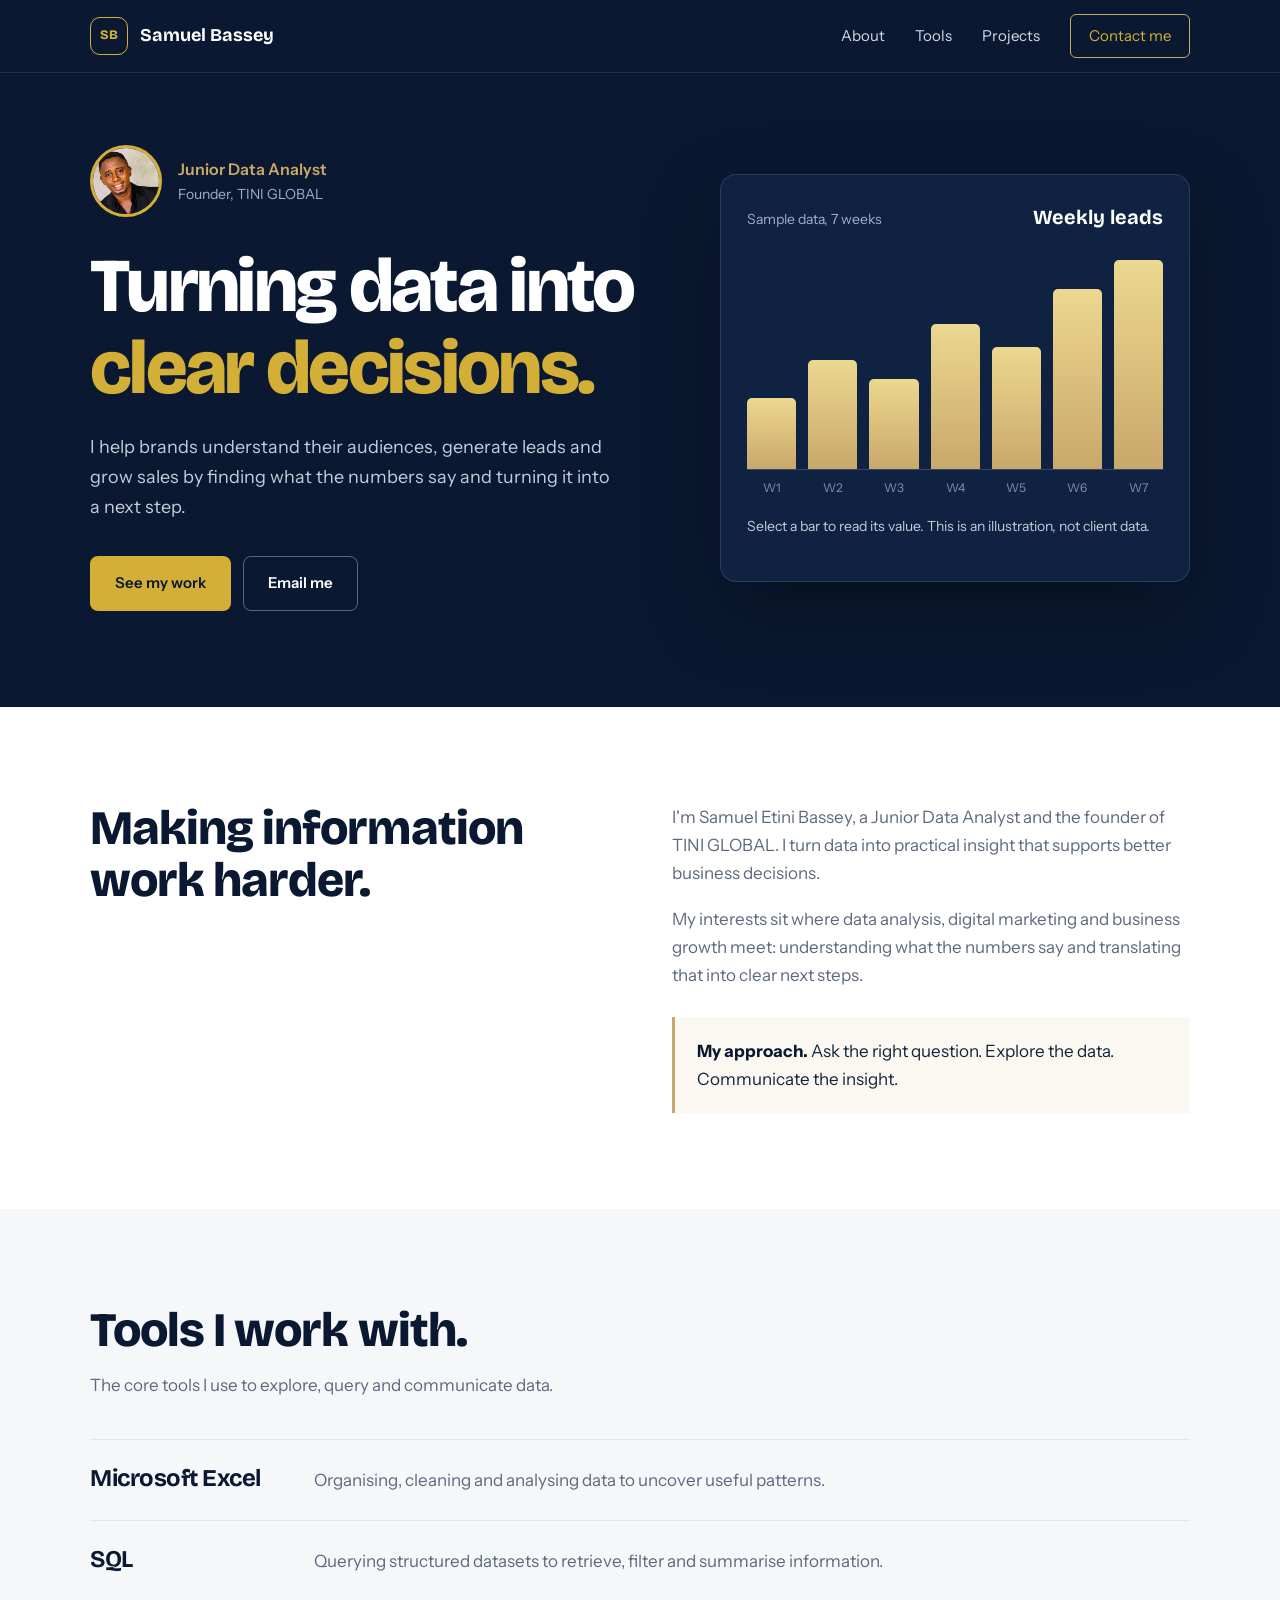
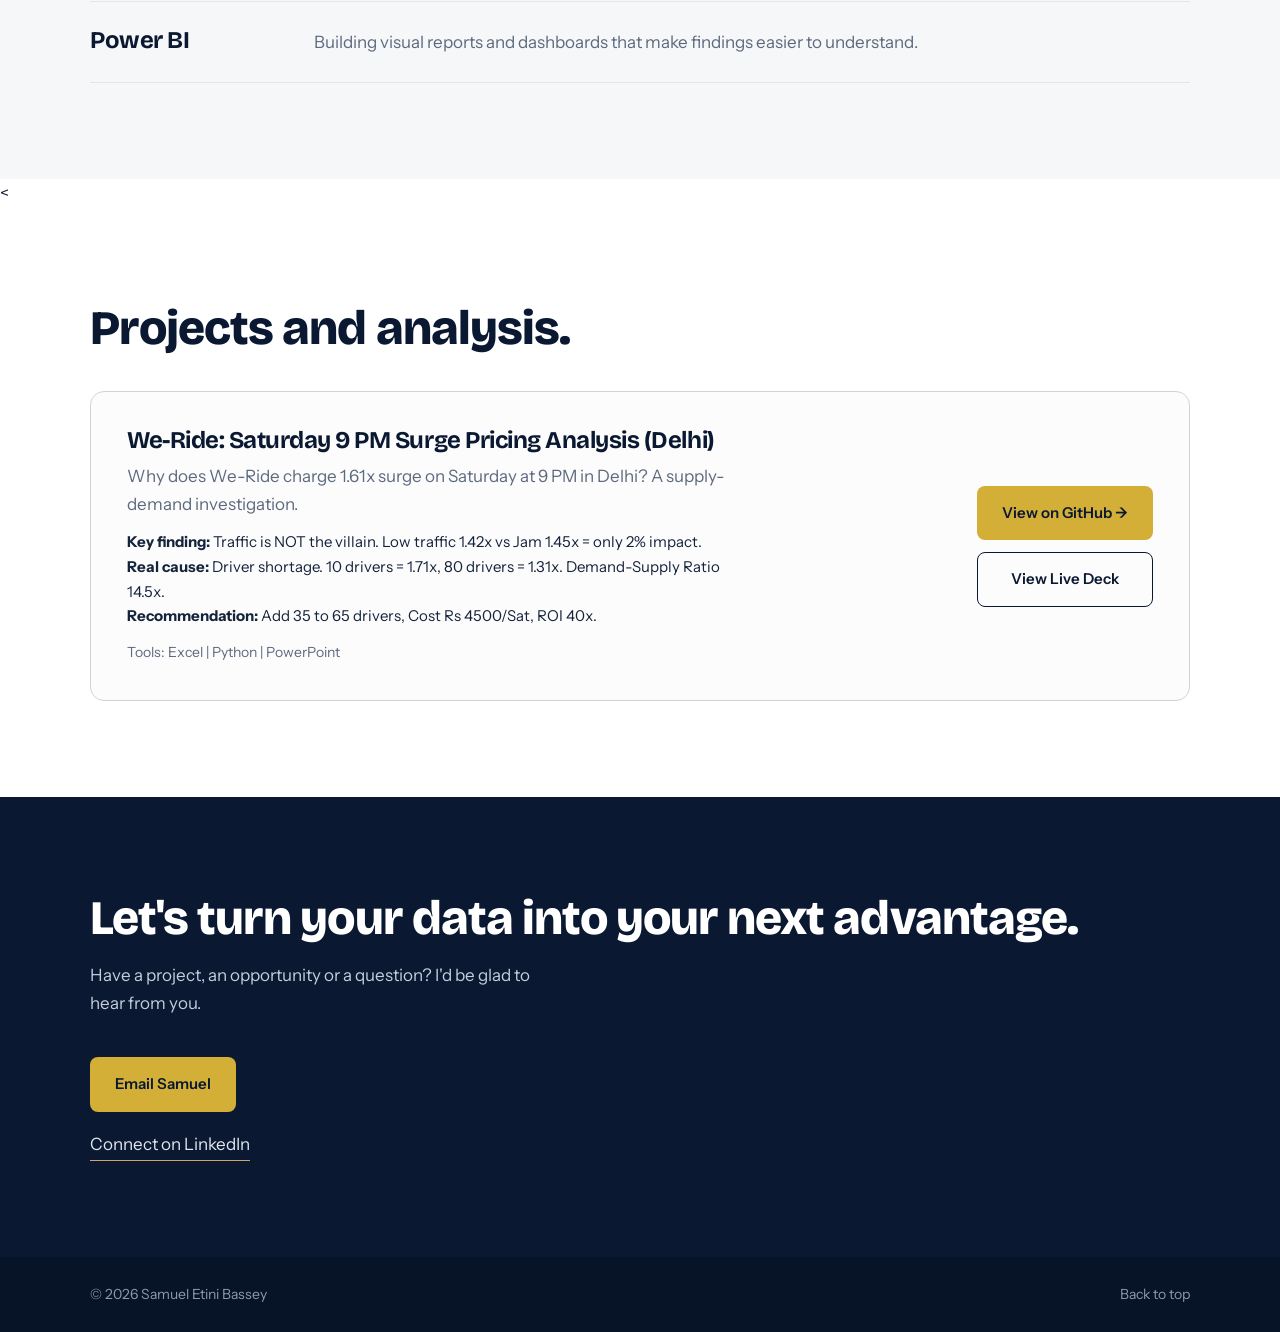
<file: index.html>
<!DOCTYPE html>
<html lang="en">
<head>
<meta charset="UTF-8">
<meta name="viewport" content="width=device-width, initial-scale=1">
<title>Samuel Etini Bassey | Junior Data Analyst</title>
<meta name="description" content="Samuel Etini Bassey, Junior Data Analyst. Excel, SQL and Power BI.">
<link rel="preconnect" href="https://fonts.googleapis.com">
<link rel="preconnect" href="https://fonts.gstatic.com" crossorigin>
<link href="https://fonts.googleapis.com/css2?family=Bricolage+Grotesque:opsz,wght@12..96,500;12..96,700;12..96,800&family=Instrument+Sans:wght@400;500;600&display=swap" rel="stylesheet">
<style>
:root{
  --navy:#0A1931;--navy2:#13264a;--gold:#D4AF37;--gold-soft:#C9A86A;
  --ink:#15243b;--muted:#5d6a7e;--paper:#f6f7f9;--line:#e3e7ed;--white:#fff;
}
*{box-sizing:border-box}
html{scroll-behavior:smooth;scroll-padding-top:84px}
body{margin:0;font-family:"Instrument Sans",system-ui,sans-serif;color:var(--ink);background:var(--white);line-height:1.65;font-size:17px}
h1,h2,h3{font-family:"Bricolage Grotesque","Instrument Sans",sans-serif;line-height:1.08;margin:0;color:var(--navy);letter-spacing:-.02em}
a{color:inherit;text-decoration:none}
:focus-visible{outline:3px solid var(--gold);outline-offset:3px}
.wrap{width:min(1100px,calc(100% - 40px));margin-inline:auto}

/* header */
.site-header{position:sticky;top:0;z-index:20;background:var(--navy);color:#fff;border-bottom:1px solid #ffffff1a}
.nav{display:flex;align-items:center;justify-content:space-between;height:72px}
.brand{display:flex;align-items:center;gap:12px;font-family:"Bricolage Grotesque",sans-serif;font-weight:700;font-size:18px}
.mark{width:38px;height:38px;border:1.5px solid var(--gold);color:var(--gold);border-radius:10px;display:grid;place-items:center;font-size:13px;font-weight:800}
.nav-links{display:flex;align-items:center;gap:30px;font-size:15px;color:#d5dbe5}
.nav-links a:hover{color:var(--gold)}
.nav-links .cta{border:1px solid var(--gold-soft);color:var(--gold);padding:9px 18px;border-radius:6px}
.nav-links .cta:hover{background:var(--gold);color:var(--navy)}
.menu-btn{display:none;background:none;border:1px solid #ffffff40;color:#fff;border-radius:8px;padding:8px 12px;font:inherit;font-size:14px;cursor:pointer}

/* hero */
.hero{background:var(--navy);color:#fff;padding:72px 0 96px;overflow:hidden}
.hero-grid{display:grid;grid-template-columns:1.1fr .9fr;gap:56px;align-items:center}
.intro{display:flex;align-items:center;gap:16px;margin-bottom:28px}
.photo{width:72px;height:72px;border-radius:50%;border:3px solid var(--gold);background:var(--navy2);color:var(--gold);display:grid;place-items:center;font-family:"Bricolage Grotesque",sans-serif;font-weight:800;font-size:22px;overflow:hidden;flex-shrink:0}
.photo img{width:100%;height:100%;object-fit:cover;object-position:center 22%}
.role{color:var(--gold-soft);font-weight:600;font-size:16px}
.role small{display:block;color:#9fb0c7;font-weight:400;font-size:14px}
.hero h1{color:#fff;font-size:clamp(42px,6.4vw,76px);font-weight:800;letter-spacing:-.035em}
.hero h1 span{color:var(--gold)}
.lead{color:#c4cddb;max-width:520px;margin:24px 0 0;font-size:18px}
.actions{display:flex;flex-wrap:wrap;gap:12px;margin-top:34px}
.btn{display:inline-flex;align-items:center;padding:14px 24px;border-radius:8px;font-weight:600;font-size:15px;border:1.5px solid transparent;transition:background .2s,border-color .2s}
.btn-gold{background:var(--gold);color:var(--navy)}
.btn-gold:hover{background:#e4c65c}
.btn-line{border-color:#ffffff55;color:#fff}
.btn-line:hover{border-color:var(--gold)}

/* the one memorable element: a live bar chart */
.chart{background:#0f2242;border:1px solid #ffffff1f;border-radius:16px;padding:26px 26px 20px;box-shadow:0 30px 80px #00000055}
.chart-head{display:flex;justify-content:space-between;align-items:baseline;color:#9fb0c7;font-size:14px}
.chart-head strong{color:#fff;font-family:"Bricolage Grotesque",sans-serif;font-size:20px}
.bars{height:210px;display:flex;align-items:flex-end;gap:12px;margin-top:26px;border-bottom:1px solid #ffffff2a;padding-bottom:0}
.bars button{flex:1;height:100%;background:none;border:0;padding:0;display:flex;align-items:flex-end;cursor:pointer;position:relative}
.bars i{display:block;width:100%;height:0;background:linear-gradient(0deg,var(--gold-soft),#ecd88f);border-radius:5px 5px 0 0;transition:height .9s cubic-bezier(.2,.8,.2,1),filter .2s}
.bars button:hover i,.bars button:focus-visible i,.bars button.on i{filter:brightness(1.15)}
.bars.ready i{height:var(--h)}
.bars button:nth-child(1) i{transition-delay:.05s}.bars button:nth-child(2) i{transition-delay:.12s}.bars button:nth-child(3) i{transition-delay:.19s}.bars button:nth-child(4) i{transition-delay:.26s}.bars button:nth-child(5) i{transition-delay:.33s}.bars button:nth-child(6) i{transition-delay:.4s}.bars button:nth-child(7) i{transition-delay:.47s}
.axis{display:flex;gap:12px;color:#7f90a8;font-size:12px;margin-top:8px}
.axis span{flex:1;text-align:center}
.readout{margin-top:18px;min-height:46px;color:#c4cddb;font-size:14px}
.readout b{color:var(--gold);font-weight:600}

/* sections */
section{padding:96px 0}
.split{display:grid;grid-template-columns:1fr 1fr;gap:64px;align-items:start}
h2{font-size:clamp(32px,4.4vw,48px);font-weight:800}
.about p{color:var(--muted);margin:0 0 18px;max-width:560px}
.approach{margin-top:28px;padding:20px 22px;background:#faf8f1;border-left:3px solid var(--gold-soft)}
.approach b{color:var(--navy)}

.tools{background:var(--paper)}
.tools-head{max-width:560px;margin-bottom:40px}
.tools-head p{color:var(--muted);margin:14px 0 0}
.tool-list{list-style:none;margin:0;padding:0;border-top:1px solid var(--line)}
.tool-list li{display:grid;grid-template-columns:200px 1fr;gap:24px;padding:26px 0;border-bottom:1px solid var(--line);align-items:baseline}
.tool-list h3{font-size:24px}
.tool-list p{margin:0;color:var(--muted);max-width:620px}

.empty{border:1.5px dashed #cdd4de;border-radius:14px;padding:36px;display:grid;grid-template-columns:1fr auto;gap:24px;align-items:center;background:#fcfcfd}
.empty h3{font-size:24px;margin-bottom:8px}
.empty p{margin:0;color:var(--muted);max-width:620px}
.projects-head{margin-bottom:36px}

.contact{background:var(--navy);color:#fff}
.contact h2{color:#fff}
.contact p{color:#c4cddb;max-width:460px;margin:16px 0 0}
.contact-grid{display:flex;justify-content:space-between;align-items:center;gap:40px;flex-wrap:wrap}
.links{display:flex;flex-direction:column;gap:18px;align-items:flex-start}
.links .text{color:#e1e6ee;border-bottom:1px solid var(--gold-soft);padding-bottom:2px}
.links .text:hover{color:var(--gold)}

footer{background:#071326;color:#8c99ab;font-size:14px;padding:26px 0}
.foot{display:flex;justify-content:space-between;gap:16px;flex-wrap:wrap}
footer a:hover{color:var(--gold)}

@media (max-width:820px){
  body{font-size:16px}
  .menu-btn{display:block}
  .nav-links{display:none;position:absolute;top:72px;left:0;right:0;background:var(--navy);flex-direction:column;align-items:flex-start;gap:20px;padding:24px 20px 30px;border-top:1px solid #ffffff1a}
  .nav-links.open{display:flex}
  .hero{padding:48px 0 64px}
  .hero-grid,.split{grid-template-columns:1fr;gap:40px}
  section{padding:68px 0}
  .tool-list li{grid-template-columns:1fr;gap:8px}
  .empty{grid-template-columns:1fr;padding:26px}
}
@media (prefers-reduced-motion:reduce){
  html{scroll-behavior:auto}
  .bars i{transition:none}
}
</style>
</head>
<body>

<header class="site-header">
  <nav class="nav wrap" aria-label="Main">
    <a class="brand" href="#home"><span class="mark">SB</span>Samuel Bassey</a>
    <button class="menu-btn" id="menuBtn" aria-expanded="false" aria-controls="navLinks">Menu</button>
    <div class="nav-links" id="navLinks">
      <a href="#about">About</a>
      <a href="#tools">Tools</a>
      <a href="#projects">Projects</a>
      <a href="#contact" class="cta">Contact me</a>
    </div>
  </nav>
</header>

<main id="home">
  <div class="hero">
    <div class="wrap hero-grid">
      <div>
        <div class="intro">
          <div class="photo" id="photo">
            <img src="[data-uri]" alt="Samuel Etini Bassey" onerror="this.remove();document.getElementById('photo').insertAdjacentText('beforeend','SB')">
          </div>
          <div class="role">Junior Data Analyst<small>Founder, TINI GLOBAL</small></div>
        </div>
        <h1>Turning data into <span>clear decisions.</span></h1>
        <p class="lead">I help brands understand their audiences, generate leads and grow sales by finding what the numbers say and turning it into a next step.</p>
        <div class="actions">
          <a href="https://github.com/Tinis317/We-Ride" target="_blank" rel="noopener" class="btn btn-gold">See my work</a>
          <a class="btn btn-line" href="mailto:sbassey999@gmail.com">Email me</a>
        </div>
      </div>

      <div class="chart" aria-label="Sample weekly chart. Select a bar to see its value.">
        <div class="chart-head"><span>Sample data, 7 weeks</span><strong>Weekly leads</strong></div>
        <div class="bars" id="bars">
          <button style="--h:34%" data-w="Week 1" data-v="34" aria-label="Week 1, 34 leads"><i></i></button>
          <button style="--h:52%" data-w="Week 2" data-v="52" aria-label="Week 2, 52 leads"><i></i></button>
          <button style="--h:43%" data-w="Week 3" data-v="43" aria-label="Week 3, 43 leads"><i></i></button>
          <button style="--h:69%" data-w="Week 4" data-v="69" aria-label="Week 4, 69 leads"><i></i></button>
          <button style="--h:58%" data-w="Week 5" data-v="58" aria-label="Week 5, 58 leads"><i></i></button>
          <button style="--h:86%" data-w="Week 6" data-v="86" aria-label="Week 6, 86 leads"><i></i></button>
          <button style="--h:100%" data-w="Week 7" data-v="100" aria-label="Week 7, 100 leads"><i></i></button>
        </div>
        <div class="axis"><span>W1</span><span>W2</span><span>W3</span><span>W4</span><span>W5</span><span>W6</span><span>W7</span></div>
        <div class="readout" id="readout" aria-live="polite">Select a bar to read its value. This is an illustration, not client data.</div>
      </div>
    </div>
  </div>

  <section id="about" class="about">
    <div class="wrap split">
      <h2>Making information work harder.</h2>
      <div>
        <p>I'm Samuel Etini Bassey, a Junior Data Analyst and the founder of TINI GLOBAL. I turn data into practical insight that supports better business decisions.</p>
        <p>My interests sit where data analysis, digital marketing and business growth meet: understanding what the numbers say and translating that into clear next steps.</p>
        <div class="approach"><b>My approach.</b> Ask the right question. Explore the data. Communicate the insight.</div>
      </div>
    </div>
  </section>

  <section id="tools" class="tools">
    <div class="wrap">
      <div class="tools-head">
        <h2>Tools I work with.</h2>
        <p>The core tools I use to explore, query and communicate data.</p>
      </div>
      <ul class="tool-list">
        <li><h3>Microsoft Excel</h3><p>Organising, cleaning and analysing data to uncover useful patterns.</p></li>
        <li><h3>SQL</h3><p>Querying structured datasets to retrieve, filter and summarise information.</p></li>
        <li><h3>Power BI</h3><p>Building visual reports and dashboards that make findings easier to understand.</p></li>
      </ul>
    </div>
  </section>

  <<section id="projects">
  <div class="wrap">
    <div class="projects-head"><h2>Projects and analysis.</h2></div>

    <div class="empty" style="border-style:solid;">
      <div>
        <h3>We-Ride: Saturday 9 PM Surge Pricing Analysis (Delhi)</h3>
        <p>Why does We-Ride charge 1.61x surge on Saturday at 9 PM in Delhi? A supply-demand investigation.</p>
        <p style="margin-top:12px; font-size:15px; color:var(--ink);">
          <b>Key finding:</b> Traffic is NOT the villain. Low traffic 1.42x vs Jam 1.45x = only 2% impact.<br>
          <b>Real cause:</b> Driver shortage. 10 drivers = 1.71x, 80 drivers = 1.31x. Demand-Supply Ratio 14.5x.<br>
          <b>Recommendation:</b> Add 35 to 65 drivers, Cost Rs 4500/Sat, ROI 40x.
        </p>
        <p style="margin-top:12px; font-size:14px; color:var(--muted);">Tools: Excel | Python | PowerPoint</p>
      </div>
      <div style="display:flex; flex-direction:column; gap:12px;">
        <a href="https://github.com/Tinis317/We-Ride" target="_blank" rel="noopener" class="btn btn-gold">View on GitHub →</a>
        <a href="https://docs.google.com/presentation/d/1753aoIefCoVw3lYZqpkRRn_gV4zNhTOT/edit?usp=drive_link" target="_blank" rel="noopener" class="btn btn-line" style="color:var(--navy); border-color:var(--navy); justify-content:center;">View Live Deck</a>
      </div>
    </div>

  </div>
</section>

  <section id="contact" class="contact">
    <div class="wrap contact-grid">
      <div>
        <h2>Let's turn your data into your next advantage.</h2>
        <p>Have a project, an opportunity or a question? I'd be glad to hear from you.</p>
      </div>
      <div class="links">
        <a class="btn btn-gold" href="mailto:sbassey999@gmail.com">Email Samuel</a>
        <a class="text" href="https://www.linkedin.com/in/samuel-bassey-327b97233" target="_blank" rel="noopener">Connect on LinkedIn</a>
      </div>
    </div>
  </section>
</main>

<footer>
  <div class="wrap foot">
    <span>&copy; <span id="year">2026</span> Samuel Etini Bassey</span>
    <a href="#home">Back to top</a>
  </div>
</footer>

<script>
(function(){
  var btn=document.getElementById('menuBtn'),links=document.getElementById('navLinks');
  btn.addEventListener('click',function(){
    var open=links.classList.toggle('open');
    btn.setAttribute('aria-expanded',String(open));
  });
  links.querySelectorAll('a').forEach(function(a){
    a.addEventListener('click',function(){links.classList.remove('open');btn.setAttribute('aria-expanded','false');});
  });
  document.getElementById('year').textContent=new Date().getFullYear();

  var bars=document.getElementById('bars'),out=document.getElementById('readout');
  requestAnimationFrame(function(){requestAnimationFrame(function(){bars.classList.add('ready');});});
  bars.querySelectorAll('button').forEach(function(b){
    b.addEventListener('click',function(){
      bars.querySelectorAll('button').forEach(function(x){x.classList.remove('on');});
      b.classList.add('on');
      out.innerHTML='<b>'+b.dataset.w+'</b>: '+b.dataset.v+' leads. Sample figure for illustration.';
    });
  });
})();
</script>
</body>
</html>
</file>
